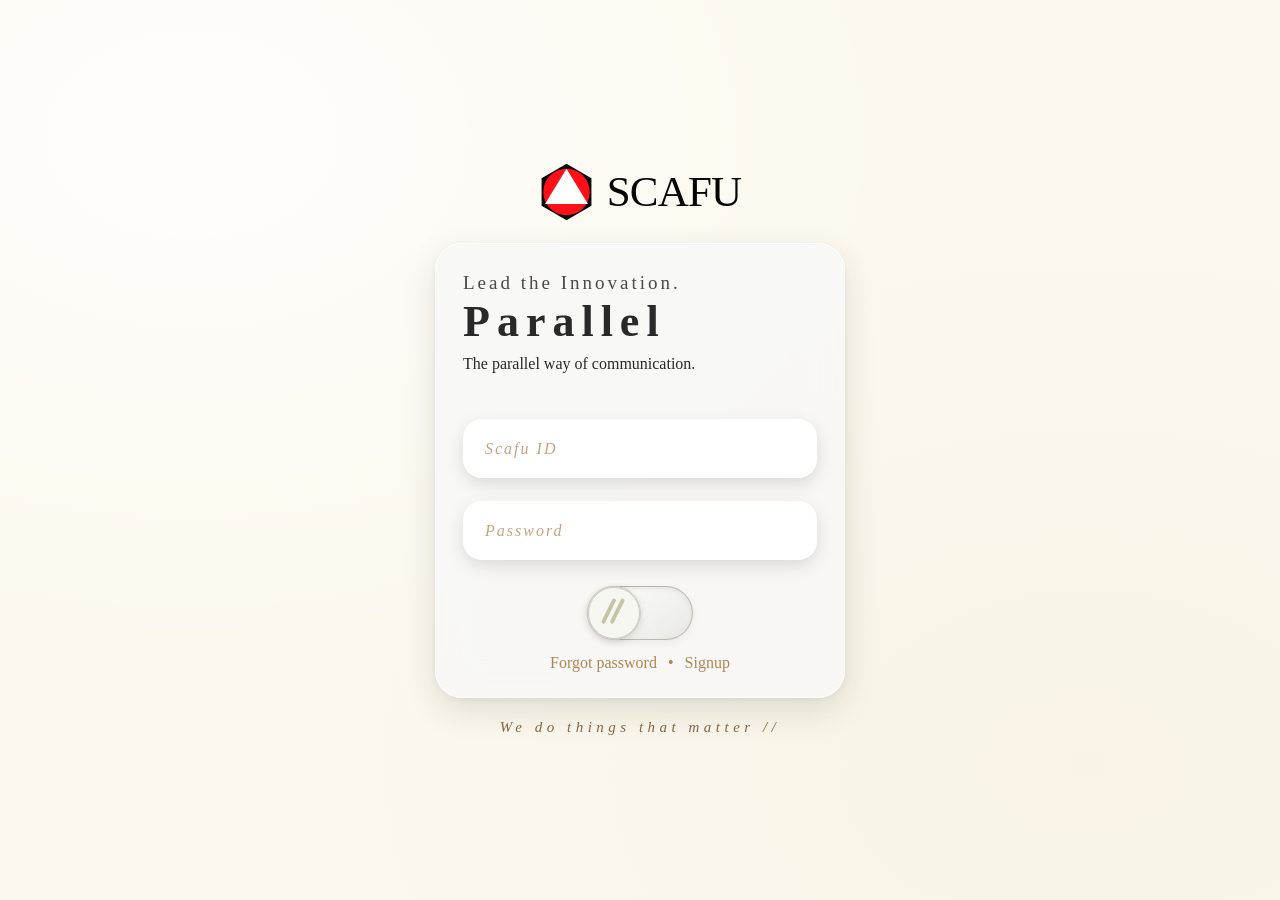
<file: templates/index.html>
<!DOCTYPE html>
<html lang="en">
<head>
  <meta charset="UTF-8">
  <meta name="viewport" content="width=device-width, initial-scale=1">
  <meta name="theme-color" content="#fcf8ee">
  <meta name="color-scheme" content="light">
  <title>SCAFU — Parallel</title>

  <style>
    :root {
      color-scheme: light;
      --cream: #fcf8ee;
      --card: rgba(247, 247, 248, .88);
      --white: rgba(255, 255, 255, .96);
      --ink: #292929;
      --muted: #81735f;
      --gold: #ad8752;
      --gold-light: #c3a47f;
      --olive: #c3c5a4;
      --border: rgba(130, 120, 100, .18);
      --shadow:
        0 12px 34px rgba(35, 30, 20, .12),
        0 2px 8px rgba(35, 30, 20, .05);
      --font: Georgia, "Times New Roman", serif;
    }

    *,
    *::before,
    *::after {
      box-sizing: border-box;
    }

    html {
      min-height: 100%;
      -webkit-text-size-adjust: 100%;
    }

    body {
      min-width: 280px;
      min-height: 100vh;
      min-height: 100svh;
      margin: 0;
      display: grid;
      place-items: center;
      padding: 30px 20px;
      overflow-x: hidden;
      background:
        radial-gradient(
          ellipse at 15% 15%,
          rgba(255, 255, 255, .8),
          transparent 48%
        ),
        radial-gradient(
          ellipse at 85% 85%,
          rgba(232, 220, 196, .18),
          transparent 50%
        ),
        var(--cream);
      color: var(--ink);
      font-family: var(--font);
    }

    button,
    input {
      font: inherit;
    }

    button {
      -webkit-tap-highlight-color: transparent;
    }

    .page {
      width: min(100%, 410px);
      display: flex;
      flex-direction: column;
      align-items: center;
      animation: appear .55s ease both;
    }

    .brand {
      display: flex;
      align-items: center;
      justify-content: center;
      gap: 13px;
      margin: 0 0 20px;
      color: #050505;
      font-size: 43px;
      line-height: 1;
      letter-spacing: -.8px;
    }

    .brand-logo {
      display: block;
      width: 55px;
      height: 62px;
      flex: 0 0 auto;
    }

    .card {
      width: 100%;
      padding: 25px 27px 22px;
      border: 1px solid rgba(255, 255, 255, .9);
      border-radius: 27px;
      background: var(--card);
      box-shadow: var(--shadow);
      backdrop-filter: blur(22px);
      -webkit-backdrop-filter: blur(22px);
    }

    .eyebrow {
      margin: 0;
      color: #4d4a43;
      font-size: 19px;
      line-height: 1.45;
      letter-spacing: 3px;
    }

    .parallel {
      margin: 0;
      font-size: clamp(37px, 10vw, 44px);
      font-weight: 700;
      line-height: 1.2;
      letter-spacing: 7px;
    }

    .tagline {
      margin: 3px 0 43px;
      font-size: 16px;
      line-height: 1.5;
    }

    .field-group {
      display: grid;
      gap: 23px;
    }

    .field {
      display: block;
      width: 100%;
      height: 59px;
      min-width: 0;
      padding: 0 21px;
      border: 1px solid rgba(255, 255, 255, .95);
      border-radius: 19px;
      outline: none;
      background: var(--white);
      color: var(--ink);
      box-shadow:
        0 6px 17px rgba(0, 0, 0, .12),
        inset 0 1px 1px rgba(255, 255, 255, .95);
      font-family: var(--font);
      font-size: 16px;
      letter-spacing: 2px;
      transition:
        border-color .2s ease,
        box-shadow .2s ease;
    }

    .field::placeholder {
      color: var(--gold-light);
      font-style: italic;
      opacity: 1;
    }

    .field:focus {
      border-color: rgba(173, 135, 82, .65);
      box-shadow:
        0 0 0 3px rgba(173, 135, 82, .12),
        0 6px 17px rgba(0, 0, 0, .09);
    }

    .signup-only[hidden] {
      display: none !important;
    }

    /* Glass sign-in switch */
    .switch-area {
      display: flex;
      justify-content: center;
      align-items: center;
      padding: 2px 0 0;
      margin-top: 24px;
    }

    .switch {
      position: relative;
      display: block;
      width: 106px;
      height: 54px;
      flex: 0 0 auto;
      padding: 0;
      border: 1px solid rgba(155, 153, 140, .65);
      border-radius: 28px;
      background: linear-gradient(
        145deg,
        rgba(255, 255, 255, .95),
        rgba(229, 229, 222, .8)
      );
      box-shadow:
        inset 0 2px 5px rgba(0, 0, 0, .08),
        0 3px 9px rgba(0, 0, 0, .06);
      cursor: pointer;
      touch-action: manipulation;
      transition:
        background .25s ease,
        box-shadow .25s ease;
    }

    .switch-knob {
      position: absolute;
      top: -1px;
      left: -1px;
      display: block;
      width: 54px;
      height: 54px;
      border: 1px solid rgba(194, 194, 183, .85);
      border-radius: 50%;
      background: linear-gradient(145deg, #fff, #f1f1eb);
      box-shadow:
        0 2px 7px rgba(0, 0, 0, .12),
        inset 0 1px 1px #fff;
      transition:
        transform .32s cubic-bezier(.2, .8, .2, 1);
    }

    .switch-knob svg {
      display: block;
      width: 100%;
      height: 100%;
    }

    .switch[aria-checked="true"] {
      background: linear-gradient(
        145deg,
        rgba(213, 216, 192, .95),
        rgba(241, 242, 231, .96)
      );
      box-shadow:
        inset 0 2px 5px rgba(0, 0, 0, .08),
        0 0 12px rgba(195, 197, 164, .25);
    }

    .switch[aria-checked="true"] .switch-knob {
      transform: translateX(52px);
    }

    .switch:focus-visible,
    .text-button:focus-visible {
      outline: 2px solid var(--gold);
      outline-offset: 4px;
    }

    .switch:disabled {
      cursor: wait;
      opacity: .75;
    }

    .status {
      min-height: 18px;
      margin: 12px 0 0;
      color: #a33;
      font: 13px/1.5 -apple-system, BlinkMacSystemFont, sans-serif;
      text-align: center;
      overflow-wrap: anywhere;
    }

    .status:empty {
      margin-top: 0;
      min-height: 0;
    }

    .links {
      display: flex;
      justify-content: center;
      align-items: center;
      flex-wrap: wrap;
      gap: 11px;
      margin-top: 11px;
      color: var(--gold);
      font-size: 16px;
    }

    .text-button {
      padding: 3px 0;
      border: 0;
      background: transparent;
      color: inherit;
      cursor: pointer;
    }

    .text-button:hover {
      color: #79582e;
      text-decoration: underline;
      text-underline-offset: 3px;
    }

    .slogan {
      margin-top: 17px;
      color: #806a4b;
      font-size: 15px;
      font-style: italic;
      letter-spacing: 4.5px;
      line-height: 1.6;
      text-align: center;
    }

    @keyframes appear {
      from {
        opacity: 0;
        transform: translateY(8px);
      }
      to {
        opacity: 1;
        transform: translateY(0);
      }
    }

    @media (max-width: 420px) {
      body {
        padding: 22px 17px;
      }

      .brand {
        gap: 10px;
        margin-bottom: 18px;
        font-size: 37px;
      }

      .brand-logo {
        width: 48px;
        height: 54px;
      }

      .card {
        padding: 23px 20px 21px;
        border-radius: 24px;
      }

      .eyebrow {
        font-size: 16px;
        letter-spacing: 2.7px;
      }

      .parallel {
        font-size: 37px;
        letter-spacing: 6px;
      }

      .tagline {
        margin-bottom: 34px;
        font-size: 14px;
      }

      .field {
        height: 56px;
        padding-inline: 17px;
        font-size: 15px;
      }

      .field-group {
        gap: 19px;
      }

      .switch-area {
        margin-top: 22px;
      }

      .links {
        gap: 9px;
        font-size: 15px;
      }

      .slogan {
        font-size: 12px;
        letter-spacing: 3px;
      }
    }

    @media (max-height: 680px) {
      body {
        align-items: start;
      }

      .page {
        margin-block: auto;
      }

      .tagline {
        margin-bottom: 25px;
      }

      .card {
        padding-block: 19px;
      }

      .field-group {
        gap: 15px;
      }

      .switch-area {
        margin-top: 17px;
      }
    }

    @media (prefers-reduced-motion: reduce) {
      *,
      *::before,
      *::after {
        animation: none !important;
        transition: none !important;
        scroll-behavior: auto !important;
      }
    }
  </style>
</head>

<body>
  <main class="page">
    <header class="brand" aria-label="SCAFU">
      <svg
        class="brand-logo"
        viewBox="0 0 64 70"
        role="img"
        aria-label="Parallel geometric logo"
      >
        <polygon
          points="32,2 61,19 61,51 32,68 3,51 3,19"
          fill="#050505"
        />
        <circle cx="32" cy="35" r="27" fill="#ff1018"/>
        <polygon points="32,8 57,49 7,49" fill="#fff"/>
      </svg>
      <span>SCAFU</span>
    </header>

    <form class="card" id="authForm">
      <p class="eyebrow">Lead the Innovation.</p>
      <h1 class="parallel">Parallel</h1>
      <p class="tagline">The parallel way of communication.</p>

      <div class="field-group">
        <input
          class="field signup-only"
          id="username"
          name="username"
          type="text"
          autocomplete="username"
          placeholder="Username"
          aria-label="Username"
          maxlength="40"
          hidden
        >

        <input
          class="field"
          id="email"
          name="email"
          type="email"
          autocomplete="email"
          placeholder="Scafu ID"
          aria-label="Email address"
          required
        >

        <input
          class="field"
          id="password"
          name="password"
          type="password"
          autocomplete="current-password"
          placeholder="Password"
          aria-label="Password"
          required
        >
      </div>

      <div class="switch-area">
        <button
          class="switch"
          id="authSwitch"
          type="button"
          role="switch"
          aria-checked="false"
          aria-label="Switch on to sign in"
        >
          <span class="switch-knob">
            <svg viewBox="0 0 54 54" aria-hidden="true">
              <circle
                cx="27"
                cy="27"
                r="26.5"
                fill="#f7f7f2"
                stroke="#c9c9c2"
              />
              <g
                fill="none"
                stroke="#c3c5a4"
                stroke-width="4"
                stroke-linecap="round"
              >
                <path d="M16 36 L27 14"/>
                <path d="M25 36 L36 14"/>
              </g>
            </svg>
          </span>
        </button>
      </div>

      <p class="status" id="authStatus" role="status" aria-live="polite"></p>

      <nav class="links" aria-label="Account actions">
        <button class="text-button" id="forgotButton" type="button">
          Forgot password
        </button>
        <span aria-hidden="true">•</span>
        <button class="text-button" id="modeButton" type="button">
          Signup
        </button>
      </nav>
    </form>

    <footer class="slogan">We do things that matter //</footer>
  </main>

  <script>
    (() => {
      "use strict";

      const form = document.getElementById("authForm");
      const toggle = document.getElementById("authSwitch");
      const status = document.getElementById("authStatus");
      const username = document.getElementById("username");
      const email = document.getElementById("email");
      const password = document.getElementById("password");
      const modeButton = document.getElementById("modeButton");
      const forgotButton = document.getElementById("forgotButton");

      let mode = new URLSearchParams(location.search).get("mode") === "signup"
        ? "signup"
        : "signin";

      let busy = false;

      function showStatus(message, isError = false) {
        status.textContent = message;
        status.style.color = isError ? "#a33" : "#806a4b";
      }

      function setSwitch(on) {
        toggle.setAttribute("aria-checked", String(on));
        toggle.setAttribute(
          "aria-label",
          on ? "Switch off" : `Switch on to ${mode === "signup" ? "create account" : "sign in"}`
        );
      }

      function setMode(nextMode, updateUrl = true) {
        mode = nextMode;
        const signingUp = mode === "signup";

        username.hidden = !signingUp;
        username.required = signingUp;
        username.autocomplete = signingUp ? "nickname" : "username";
        password.autocomplete = signingUp ? "new-password" : "current-password";
        password.value = "";
        modeButton.textContent = signingUp ? "Signin" : "Signup";

        setSwitch(false);
        showStatus("");

        if (updateUrl) {
          const url = new URL(location.href);
          if (signingUp) {
            url.searchParams.set("mode", "signup");
          } else {
            url.searchParams.delete("mode");
          }
          history.replaceState({}, "", url);
        }
      }

      async function submitAuth() {
        if (busy) return;

        if (!form.reportValidity()) {
          setSwitch(false);
          return;
        }

        busy = true;
        toggle.disabled = true;
        modeButton.disabled = true;
        forgotButton.disabled = true;

        showStatus(mode === "signup" ? "Creating your account…" : "Signing in…");

        try {
          const response = await fetch(
            `/api/auth/?mode=${encodeURIComponent(mode)}`,
            {
              method: "POST",
              headers: {
                "Content-Type": "application/json",
                "Accept": "application/json"
              },
              credentials: "same-origin",
              body: JSON.stringify({
                email: email.value.trim(),
                password: password.value,
                username: username.value.trim()
              })
            }
          );

          const data = await response.json().catch(() => ({}));

          if (!response.ok) {
            throw new Error(
              data.error ||
              data.message ||
              `Request failed (${response.status}). Please try again.`
            );
          }

          if (data.redirect) {
            location.assign(data.redirect);
            return;
          }

          if (data.success === false) {
            throw new Error(data.error || data.message || "Authentication failed.");
          }

          location.assign("/chat");
        } catch (error) {
          setSwitch(false);
          showStatus(
            error instanceof TypeError
              ? "Could not reach the server. Check your connection and try again."
              : error.message || "Authentication failed. Please try again.",
            true
          );
        } finally {
          busy = false;
          toggle.disabled = false;
          modeButton.disabled = false;
          forgotButton.disabled = false;
        }
      }

      toggle.addEventListener("click", () => {
        if (busy) return;

        const currentlyOn = toggle.getAttribute("aria-checked") === "true";

        if (currentlyOn) {
          setSwitch(false);
          showStatus("");
          return;
        }

        // Turn the visual switch on first; let the browser paint the animation.
        setSwitch(true);
        requestAnimationFrame(() => {
          requestAnimationFrame(() => {
            submitAuth();
          });
        });
      });

      form.addEventListener("submit", event => {
        event.preventDefault();
        setSwitch(true);
        requestAnimationFrame(() => {
          requestAnimationFrame(() => {
            submitAuth();
          });
        });
      });

      modeButton.addEventListener("click", () => {
        setMode(mode === "signin" ? "signup" : "signin");
      });

      forgotButton.addEventListener("click", async () => {
        const address = email.value.trim();

        if (!address) {
          email.focus();
          showStatus("Enter your Scafu ID/email first, then choose Forgot password.", true);
          return;
        }

        if (busy) return;

        forgotButton.disabled = true;
        modeButton.disabled = true;
        showStatus("Requesting password reset…");

        try {
          const response = await fetch("/api/auth/reset-password", {
            method: "POST",
            headers: {
              "Content-Type": "application/json",
              "Accept": "application/json"
            },
            credentials: "same-origin",
            body: JSON.stringify({ email: address })
          });

          const data = await response.json().catch(() => ({}));

          if (!response.ok) {
            throw new Error(
              data.error || data.message ||
              `Password reset failed (${response.status}).`
            );
          }

          showStatus(
            data.message ||
            "If that account exists, Firebase will send a password-reset email."
          );
        } catch (error) {
          showStatus(
            error instanceof TypeError
              ? "Could not reach the server. Check your connection and try again."
              : (error.message || "Could not request a password reset."),
            true
          );
        } finally {
          forgotButton.disabled = false;
          modeButton.disabled = false;
        }
      });

      setMode(mode, false);
    })();
  </script>
</body>
</html>
</file>
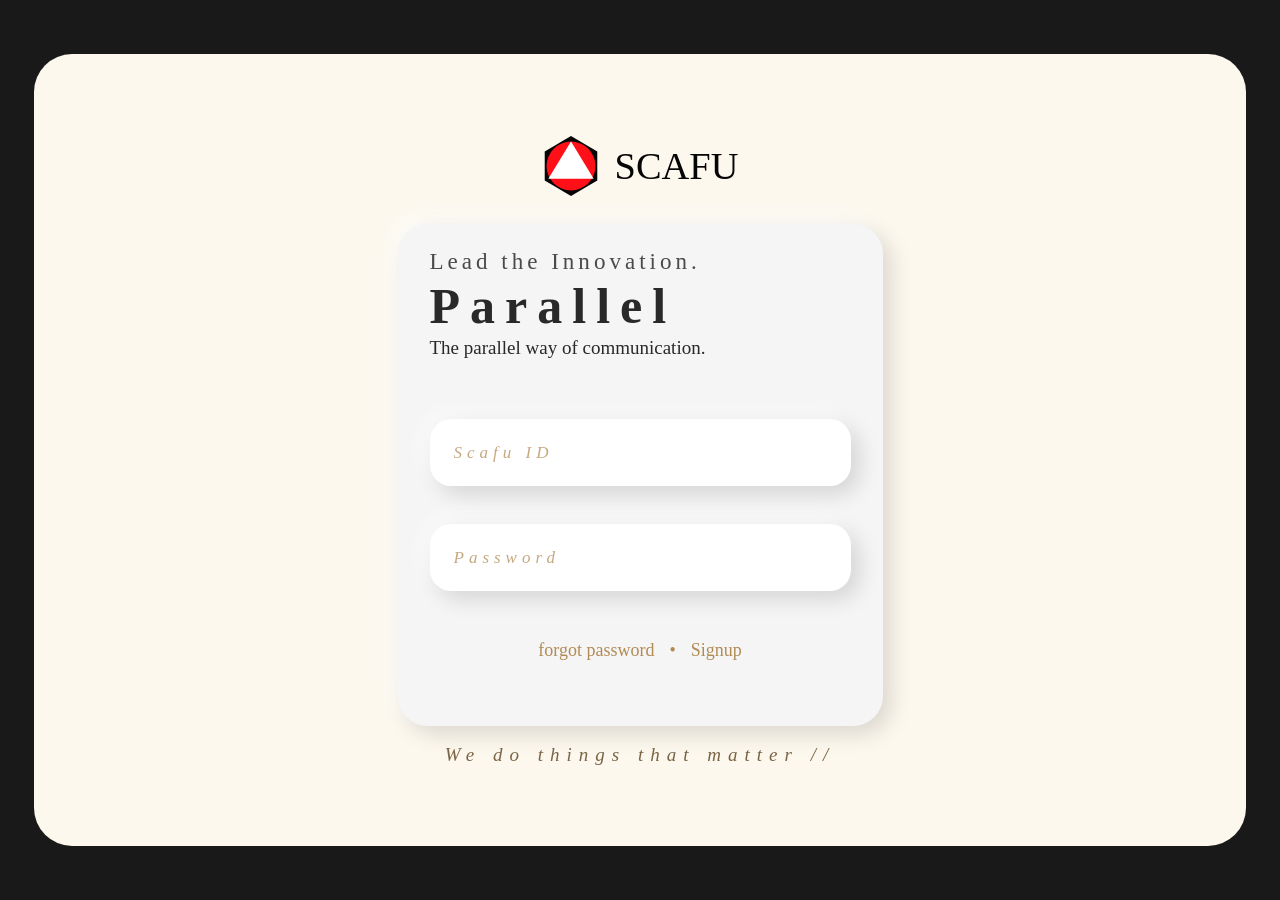
<file: templates/chat.html>
<!DOCTYPE html>
<html lang="en">
<head>
<meta charset="UTF-8">
<meta name="viewport" content="width=device-width, initial-scale=1.0">
<title>SCAFU — Parallel</title>
<style>
:root{--cream:#fcf8ee;--panel:#f5f5f5;--ink:#292929;--gold:#b18b55;--shadow:8px 8px 22px #0002,-7px -7px 20px #fff9;--soft:inset 3px 3px 8px #0002,inset -3px -3px 8px #fff}
*{box-sizing:border-box}
body{margin:0;background:#191919;color:var(--ink);font-family:Georgia,"Times New Roman",serif}
button,input,textarea{font:inherit}
button{cursor:pointer}
.page{display:none;min-height:100vh;padding:34px;align-items:center;justify-content:center}
.page.active{display:flex}
.auth-shell{width:min(100%,1440px);min-height:min(88vh,900px);background:var(--cream);border-radius:38px;display:flex;flex-direction:column;align-items:center;justify-content:center;padding:44px 22px}
.brand{display:flex;align-items:center;gap:15px;color:#050505;font-size:clamp(30px,3vw,46px);margin-bottom:26px}
.brand-mark{width:58px;height:64px;flex:none}
.auth-card{width:min(100%,485px);min-height:420px;background:var(--panel);border-radius:30px;padding:24px 32px 32px;box-shadow:var(--shadow)}
.kicker{font-size:clamp(17px,1.8vw,24px);letter-spacing:4px;margin:0 0 2px;color:#4a4a4a}
.parallel{font-size:clamp(36px,4vw,50px);letter-spacing:10px;margin:0 0 2px;font-weight:600}
.tagline{font-size:19px;margin:0 0 60px}
.auth-card.signup .tagline{margin-bottom:36px}
.field{display:block;width:100%;height:67px;border:0;border-radius:21px;background:white;padding:0 24px;margin:0 0 38px;box-shadow:var(--shadow);outline:none;font-size:17px;color:#333}
.field::placeholder{color:#c6a982;letter-spacing:5px;font-style:italic}
.auth-links{display:flex;gap:12px;justify-content:center;align-items:center;flex-wrap:wrap;color:var(--gold);font-size:18px;margin-top:46px}
.auth-card.signup .auth-links{margin-top:-8px}
.text-button{border:0;background:transparent;color:var(--gold);padding:3px}
.text-button:hover{text-decoration:underline}
.slogan{font-size:19px;letter-spacing:7px;font-style:italic;color:#7b6445;margin-top:18px;text-align:center}
.error{min-height:18px;color:#a33;font:14px Arial,sans-serif;margin-top:12px}
.chat-shell{width:min(100%,1120px);height:min(86vh,780px);min-height:520px;background:#f7f7f7;border-radius:30px;overflow:hidden;display:flex;flex-direction:column;box-shadow:var(--shadow)}
.chat-header{height:82px;flex:none;display:grid;grid-template-columns:180px 1fr 32%;align-items:stretch;background:var(--cream);border-bottom:1px solid #d8cdb9}
.chat-brand{display:flex;align-items:center;gap:10px;padding:12px 18px;font-size:25px;color:#000;white-space:nowrap}
.chat-brand .brand-mark{width:42px;height:46px}
.chat-title{display:flex;align-items:center;justify-content:center;font-size:clamp(22px,3.1vw,42px);white-space:nowrap;border-right:1px solid #d6b77e}
.fox{display:flex;align-items:center;justify-content:center;background:#a7e0ff;font-size:clamp(20px,2.7vw,36px);white-space:nowrap}
.fox .f{color:#f39a00}.fox .amp{color:#e35f9c}.fox .p{color:#111}
.messages{flex:1;overflow-y:auto;padding:24px;display:flex;flex-direction:column;gap:14px}
.message{max-width:min(75%,650px);align-self:flex-start;background:#fff;border-radius:18px;padding:12px 16px;box-shadow:3px 3px 10px #0001;overflow-wrap:anywhere;position:relative}
.message.mine{align-self:flex-end;background:#f4ead6}
.message.special{border:1px solid #d6ac4c;background:linear-gradient(135deg,#fff9e7,#fff);box-shadow:0 0 12px #d6ac4c44}
.message .sender{font-size:13px;color:#8e6d37;margin-bottom:5px}
.message .time{font:11px Arial,sans-serif;color:#888;text-align:right;margin-top:7px}
.message .delete{border:0;background:transparent;color:#888;font-size:12px;float:right;margin-left:12px}
.composer{display:flex;align-items:center;gap:8px;padding:10px 20px 14px;background:#f7f7f7}
.attach{width:56px;height:56px;flex:none;border:0;border-radius:50%;background:#f5f5f5;box-shadow:var(--shadow);font-size:34px;color:#444;line-height:1}
.composer input{height:56px;min-width:0;flex:1;border:0;border-radius:24px;background:#f5f5f5;box-shadow:var(--soft);padding:0 22px;outline:none}
.send{height:48px;border:0;border-radius:20px;background:#b18b55;color:white;padding:0 18px}
.special-note{display:none;color:#9c792f;font-size:12px;text-align:center;padding:4px}
.special-note.show{display:block}
@media(max-width:650px){
 .page{padding:12px}.auth-shell{min-height:94vh;border-radius:26px;padding:28px 14px}.auth-card{padding:23px 22px;min-height:390px}.field{height:58px;margin-bottom:25px}.tagline{margin-bottom:42px}.slogan{font-size:13px;letter-spacing:4px}
 .chat-shell{height:94vh;min-height:0;border-radius:20px}.chat-header{height:66px;grid-template-columns:90px 1fr 29%}.chat-brand{font-size:16px;padding:6px;gap:5px}.chat-brand .brand-mark{width:30px;height:34px}.chat-title{font-size:clamp(13px,3.3vw,21px);white-space:normal;text-align:center;padding:3px}.fox{font-size:clamp(12px,3vw,20px);white-space:normal;text-align:center}.messages{padding:14px}.message{max-width:88%}.composer{padding:8px 10px 12px}.attach{width:46px;height:46px}.composer input{height:48px}.send{padding:0 12px}
}
</style>
</head>
<body>
<!-- Replace /static/scafu-logo.svg with your real logo path if available. -->
<section id="loginPage" class="page active">
 <div class="auth-shell">
  <div class="brand"><svg class="brand-mark" viewBox="0 0 64 70" aria-label="SCAFU logo"><polygon points="32,2 61,19 61,51 32,68 3,51 3,19" fill="#050505"/><circle cx="32" cy="35" r="27" fill="#ff1018"/><polygon points="32,8 57,49 7,49" fill="#fff"/></svg><span>SCAFU</span></div>
  <form class="auth-card" id="loginForm">
   <p class="kicker">Lead the Innovation.</p><h1 class="parallel">Parallel</h1><p class="tagline">The parallel way of communication.</p>
   <input class="field" id="loginId" autocomplete="username" placeholder="Scafu ID" required>
   <input class="field" id="loginPassword" type="password" autocomplete="current-password" placeholder="Password" required>
   <div class="auth-links"><button type="button" class="text-button" id="forgotButton">forgot password</button><span>•</span><button type="button" class="text-button" data-show="signupPage">Signup</button></div>
   <div class="error" id="loginError" role="status"></div>
  </form>
  <div class="slogan">We do things that matter //</div>
 </div>
</section>
<section id="signupPage" class="page">
 <div class="auth-shell">
  <div class="brand"><svg class="brand-mark" viewBox="0 0 64 70" aria-label="SCAFU logo"><polygon points="32,2 61,19 61,51 32,68 3,51 3,19" fill="#050505"/><circle cx="32" cy="35" r="27" fill="#ff1018"/><polygon points="32,8 57,49 7,49" fill="#fff"/></svg><span>SCAFU</span></div>
  <form class="auth-card signup" id="signupForm">
   <p class="kicker">Lead the Innovation.</p><h1 class="parallel">Parallel</h1><p class="tagline">The parallel way of communication.</p>
   <input class="field" id="signupUsername" autocomplete="nickname" placeholder="Username" required>
   <input class="field" id="signupId" autocomplete="email" placeholder="Scafu ID" required>
   <input class="field" id="signupPassword" type="password" autocomplete="new-password" placeholder="Password" required>
   <div class="auth-links"><button type="button" class="text-button" id="signupForgot">forgot password</button><span>•</span><button type="button" class="text-button" data-show="loginPage">Signin</button></div>
   <div class="error" id="signupError" role="status"></div>
  </form>
  <div class="slogan">We do things that matter //</div>
 </div>
</section>
<section id="chatPage" class="page">
 <div class="chat-shell">
  <header class="chat-header">
   <div class="chat-brand"><svg class="brand-mark" viewBox="0 0 64 70" aria-label="SCAFU logo"><polygon points="32,2 61,19 61,51 32,68 3,51 3,19" fill="#050505"/><circle cx="32" cy="35" r="27" fill="#ff1018"/><polygon points="32,8 57,49 7,49" fill="#fff"/></svg><span>SCAFU</span></div>
   <div class="chat-title">Parallel Community Chat</div>
   <div class="fox"><span class="f">Fox</span>&nbsp;<span class="amp">&amp;</span>&nbsp;<span class="p">panda</span></div>
  </header>
  <div id="specialNote" class="special-note">A special space for the two designated users</div>
  <main class="messages" id="messages" aria-live="polite"></main>
  <form class="composer" id="messageForm">
   <button class="attach" type="button" id="attachButton" aria-label="Attach image">+</button>
   <input type="file" id="imageInput" accept="image/*" hidden>
   <input id="messageInput" placeholder="Write a message…" autocomplete="off" aria-label="Message">
   <button class="send" type="submit">Send</button>
  </form>
 </div>
</section>
<script>
/*
  Front-end template. Connect these functions to your existing Flask/Firebase
  API endpoints before deployment. No credentials are stored in this file.
*/
const SPECIAL_EMAIL = "light@scafu.app";
const PRIVATE_SPECIAL_USERS = ["light@scafu.app", "SET_SECOND_SPECIAL_EMAIL_HERE"];
let currentUser = null;
let selectedImage = null;

function showPage(id){
 document.querySelectorAll(".page").forEach(p=>p.classList.toggle("active",p.id===id));
}
document.querySelectorAll("[data-show]").forEach(b=>b.addEventListener("click",()=>showPage(b.dataset.show)));

document.getElementById("attachButton").addEventListener("click",()=>document.getElementById("imageInput").click());
document.getElementById("imageInput").addEventListener("change",e=>{selectedImage=e.target.files[0]||null;document.getElementById("attachButton").textContent=selectedImage?"✓":"+";});

function addMessage({id, sender_username="User", sender_email="", body="", created_at="", mine=false, special=false}){
 const node=document.createElement("article");
 node.className="message"+(mine?" mine":"")+(special||sender_email.toLowerCase()===SPECIAL_EMAIL?" special":"");
 const sender=document.createElement("div");sender.className="sender";sender.textContent=sender_username+(special||sender_email.toLowerCase()===SPECIAL_EMAIL?" ✦":"");
 const content=document.createElement("div");content.textContent=body;
 node.append(sender,content);
 if(created_at){const time=document.createElement("div");time.className="time";time.textContent=created_at;node.append(time);}
 if(mine && id!==undefined){const del=document.createElement("button");del.className="delete";del.textContent="Delete";del.type="button";del.addEventListener("click",()=>deleteMessage(id));node.prepend(del);}
 document.getElementById("messages").append(node);
 document.getElementById("messages").scrollTop=document.getElementById("messages").scrollHeight;
}
async function deleteMessage(id){
 if(!confirm("Delete this message for everyone?"))return;
 // Connect to the matching DELETE endpoint from app.py.
 try{
  const response=await fetch(`/api/community/messages/${encodeURIComponent(id)}`,{method:"DELETE",credentials:"same-origin"});
  if(!response.ok)throw new Error("Delete failed");
  await loadMessages();
 }catch(err){alert("Could not delete the message. Connect this action to your Flask API.");}
}
async function loadMessages(){
 // Expected API: GET /api/community/messages returns {messages:[...]}.
 try{
  const response=await fetch("/api/community/messages",{credentials:"same-origin"});
  if(!response.ok)return;
  const data=await response.json();
  document.getElementById("messages").replaceChildren();
  (data.messages||data||[]).forEach(m=>addMessage({
   id:m.id, sender_username:m.sender_username||m.username||"User",
   sender_email:m.sender_email||m.email||"", body:m.body||m.message||"",
   created_at:m.created_at||"", mine:!!(currentUser&&m.sender_uid===currentUser.uid),
   special:!!m.special
  }));
 }catch(e){/* Keep the page usable while API wiring is being completed. */}
}
document.getElementById("messageForm").addEventListener("submit",async e=>{
 e.preventDefault();
 const input=document.getElementById("messageInput"), body=input.value.trim();
 if(!body&&!selectedImage)return;
 // Text message endpoint follows the existing Flask community API.
 try{
  const response=await fetch("/api/community/messages",{method:"POST",headers:{"Content-Type":"application/json"},credentials:"same-origin",body:JSON.stringify({body})});
  if(!response.ok)throw new Error("Send failed");
  input.value="";selectedImage=null;document.getElementById("imageInput").value="";document.getElementById("attachButton").textContent="+";
  await loadMessages();
 }catch(err){alert("Message sending needs to be connected to your current Flask API.");}
});
document.getElementById("loginForm").addEventListener("submit",async e=>{
 e.preventDefault();document.getElementById("loginError").textContent="Connect this form to your existing Firebase authentication route in app.py.";
});
document.getElementById("signupForm").addEventListener("submit",async e=>{
 e.preventDefault();document.getElementById("signupError").textContent="Connect this form to your existing Firebase signup route in app.py.";
});
document.getElementById("forgotButton").addEventListener("click",()=>alert("Connect password reset to Firebase Auth."));
document.getElementById("signupForgot").addEventListener("click",()=>alert("Connect password reset to Firebase Auth."));
// Set currentUser after successful Firebase authentication, then call loadMessages().
</script>
</body>
</html>
</file>
